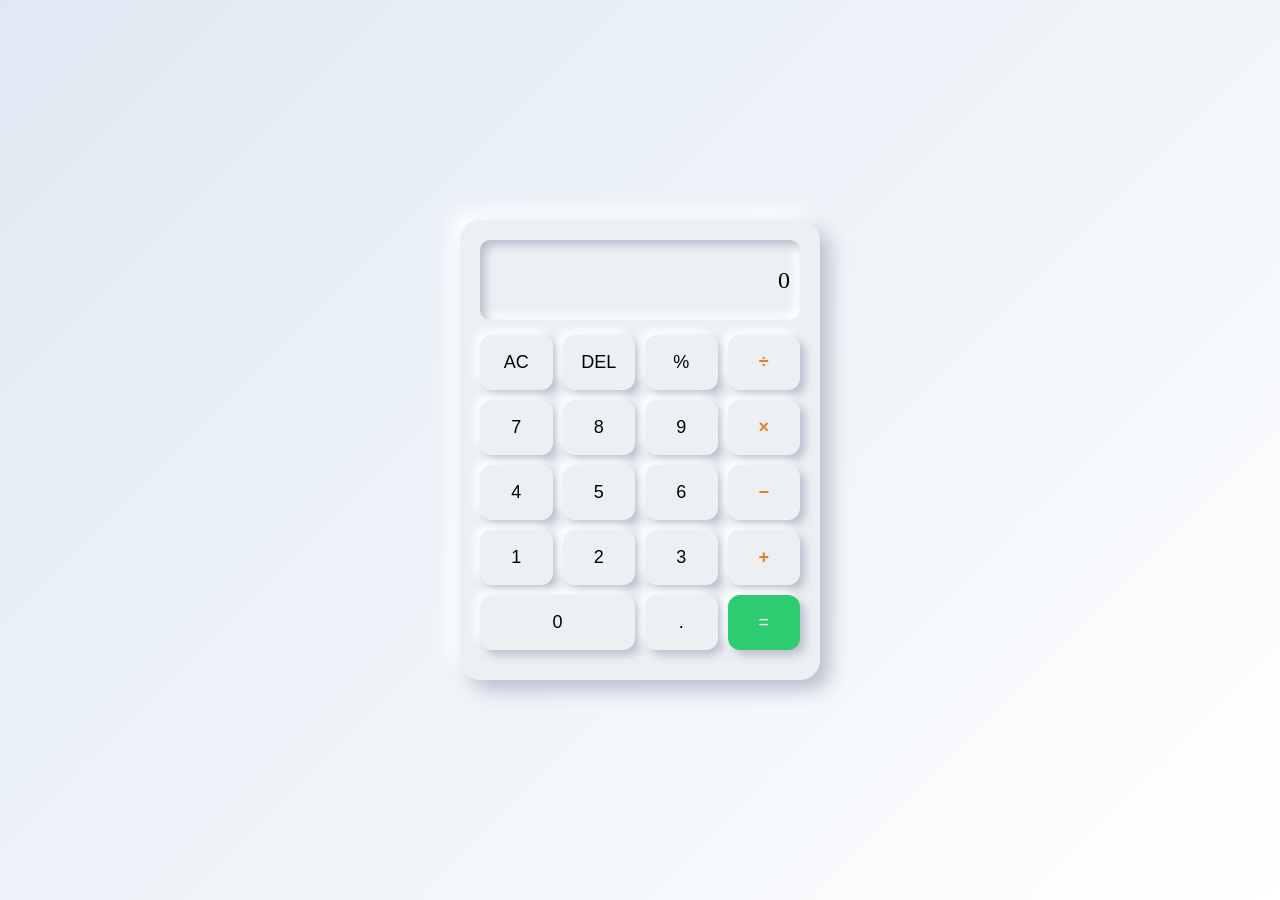
<file: task3/index.html>
<!DOCTYPE html>
<html lang="en">
<head>
<meta charset="UTF-8">
<meta name="viewport" content="width=device-width, initial-scale=1.0">
<title>Calculator</title>
<style>
  body {
    margin:0;
    height:100vh;
    display:flex;
    justify-content:center;
    align-items:center;
    background:linear-gradient(135deg,#dfe9f3,#ffffff);
    font-family:Segoe UI;
  }

  .calculator {
    background:#ecf0f3;
    padding:20px;
    border-radius:20px;
    width:320px;
    box-shadow:10px 10px 20px #babecc,-10px -10px 20px #ffffff;
  }

  .display {
    height:60px;
    border-radius:10px;
    background:#ecf0f3;
    box-shadow: inset 5px 5px 10px #babecc, inset -5px -5px 10px #fff;
    display:flex;
    align-items:center;
    justify-content:flex-end;
    padding:10px;
    font-size:24px;
    margin-bottom:15px;
    overflow-x:auto;
  }

  .buttons {
    display:grid;
    grid-template-columns:repeat(4,1fr);
    gap:10px;
  }

  button {
    height:55px;
    border:none;
    border-radius:12px;
    background:#ecf0f3;
    box-shadow:5px 5px 10px #babecc,-5px -5px 10px #fff;
    font-size:18px;
    cursor:pointer;
  }

  button:active {
    box-shadow: inset 5px 5px 10px #babecc, inset -5px -5px 10px #fff;
  }

  .operator { color:#e67e22; font-weight:bold; }
  .equal {
    background:#2ecc71;
    color:white;
    grid-row:span 2;
  }
  .zero { grid-column:span 2; }
</style>
</head>
<body>

<div class="calculator">
  <div id="display" class="display">0</div>

  <div class="buttons">
    <button onclick="clearDisplay()">AC</button>
    <button onclick="deleteLast()">DEL</button>
    <button onclick="appendOperator('%')">%</button>
    <button class="operator" onclick="appendOperator('/')">÷</button>

    <button onclick="appendNumber('7')">7</button>
    <button onclick="appendNumber('8')">8</button>
    <button onclick="appendNumber('9')">9</button>
    <button class="operator" onclick="appendOperator('*')">×</button>

    <button onclick="appendNumber('4')">4</button>
    <button onclick="appendNumber('5')">5</button>
    <button onclick="appendNumber('6')">6</button>
    <button class="operator" onclick="appendOperator('-')">−</button>

    <button onclick="appendNumber('1')">1</button>
    <button onclick="appendNumber('2')">2</button>
    <button onclick="appendNumber('3')">3</button>
    <button class="operator" onclick="appendOperator('+')">+</button>

    <button class="zero" onclick="appendNumber('0')">0</button>
    <button onclick="appendNumber('.')">.</button>
    <button class="equal" onclick="calculate()">=</button>
  </div>
</div>

<script>
let display = document.getElementById("display");
let expression = "";

function appendNumber(num){
  expression += num;
  display.innerText = expression;
}

function appendOperator(op){
  if(expression === "") return;

  let lastChar = expression.slice(-1);
  if(["+","-","*","/","%"].includes(lastChar)){
    expression = expression.slice(0,-1);
  }

  expression += op;
  display.innerText = expression;
}

function calculate(){
  try{
    let result = evaluate(expression);
    display.innerText = result; // ONLY result (phone style)
    expression = result.toString();
  }catch{
    display.innerText = "Error";
    expression = "";
  }
}

function evaluate(expr){
  let tokens = expr.match(/\d+\.?\d*|[+\-*/%]/g);
  let stack = [parseFloat(tokens[0])];

  for(let i=1;i<tokens.length;i+=2){
    let op = tokens[i];
    let num = parseFloat(tokens[i+1]);

    if(op === '+') stack.push(num);
    else if(op === '-') stack.push(-num);
    else if(op === '*') stack.push(stack.pop() * num);
    else if(op === '/') {
      let prev = stack.pop();
      if (num === 0) return "Error";
      stack.push(prev / num);
    }
    else if(op === '%') stack.push((stack.pop()/100)*num);
  }

  return stack.reduce((a,b)=>a+b);
}

function clearDisplay(){
  expression = "";
  display.innerText = "0";
}

function deleteLast(){
  expression = expression.slice(0,-1);
  display.innerText = expression || "0";
}

// keyboard support

document.addEventListener("keydown", function(e){
  if(!isNaN(e.key) || e.key === ".") appendNumber(e.key);
  else if(["+","-","*","/","%"].includes(e.key)) appendOperator(e.key);
  else if(e.key === "Enter") calculate();
  else if(e.key === "Backspace") deleteLast();
  else if(e.key === "Escape") clearDisplay();
});

</script>

</body>
</html>
</file>
